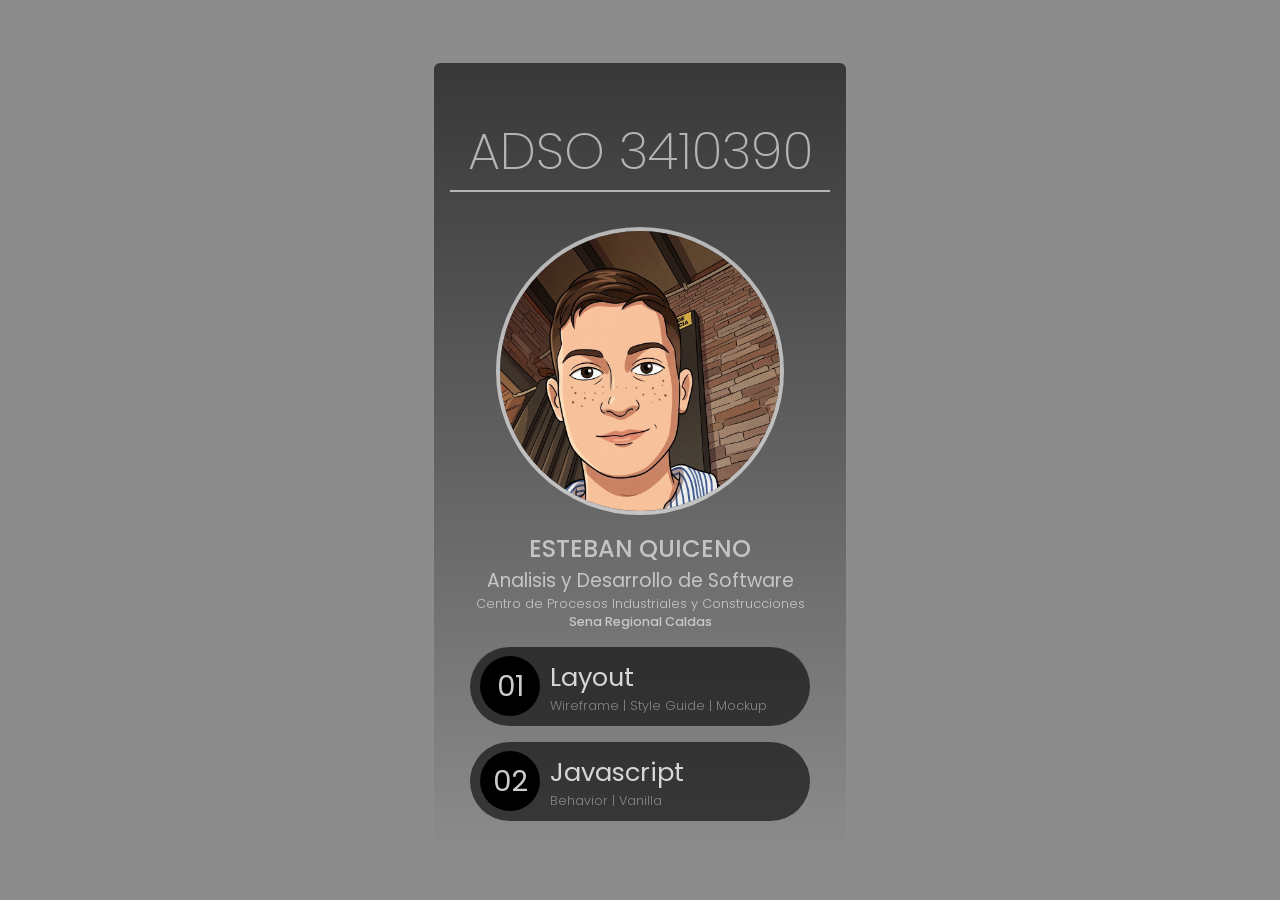
<file: index.html>
<!DOCTYPE html>
<html lang="en">

<head>
    <meta charset="UTF-8">
    <meta name="viewport" content="width=device-width, initial-scale=1.0">
    <title>ADSO 3410390</title>
    <link rel="stylesheet" href="src/css/master.css">
</head>

<body class="mainmenu">
    <video class="bg-video" autoplay muted loop playsinline>
        <source src="src/videos/video.mp4" type="video/mp4">
    </video>
    <main>

        <header>
            <h1>ADSO 3410390</h1>
            <img src="src/imgs/profile.png" alt="My profile">
            <h2>Esteban Quiceno</h2>
            <h3>Analisis y Desarrollo de Software</h3>
            <h4>Centro de Procesos Industriales y Construcciones</h4>
            <h5>Sena Regional Caldas</h5>
        </header>
        <menu>
            <a href="01-layout/index.html">
                <span>01</span>
                <aside>
                    <h3>Layout</h3>
                    <small>Wireframe | Style Guide | Mockup</small>
                </aside>
            </a>
            <a href="02-javascript/index.html">
                <span>02</span>
                <aside>
                    <h3>Javascript</h3>
                    <small>Behavior | Vanilla</small>
                </aside>
            </a>
        </menu>
    </main>
</body>

</html>
</file>
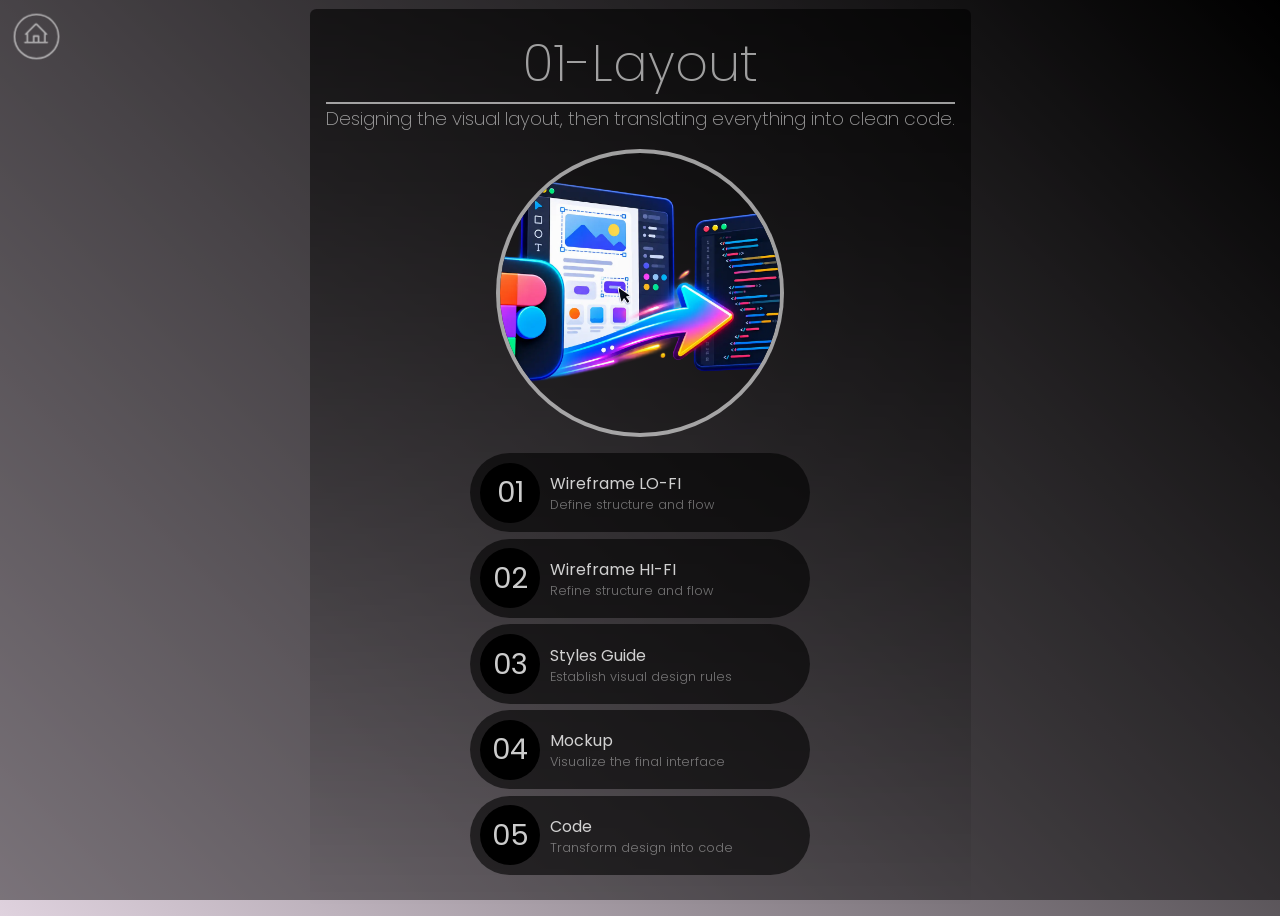
<file: 01-layout/index.html>
<!DOCTYPE html>
<html lang="en">
<head>
    <meta charset="UTF-8">
    <meta name="viewport" content="width=device-width, initial-scale=1.0">
    <title>01-Layout</title>
    <link rel="stylesheet" href="../src/css/master.css">
</head>
<body class="mainmenu layout">
    <video class="bg-video" autoplay muted loop playsinline>
        <source src="../src/videos/video.mp4" type="video/mp4">
    </video>
    <nav class="back">
        <a href="../index.html">
            <svg xmlns="http://www.w3.org/2000/svg" width="32" height="32" fill="#fff" viewBox="0 0 256 256">
                <path d="M240,208H224V136l2.34,2.34A8,8,0,0,0,237.66,127L139.31,28.68a16,16,0,0,0-22.62,0L18.34,127a8,8,0,0,0,11.32,11.31L32,136v72H16a8,8,0,0,0,0,16H240a8,8,0,0,0,0-16ZM48,120l80-80,80,80v88H160V152a8,8,0,0,0-8-8H104a8,8,0,0,0-8,8v56H48Zm96,88H112V160h32Z"></path>
            </svg>
        </a>
    </nav>
    <main>
        <header>
            <h1>01-Layout</h1>
            <h3>Designing the visual layout, then translating everything into clean code.</h3>
            <img src="../src/imgs/layout.webp" alt="Layout">
        </header>
        <menu>
            <a href="01-wireframe/index.html">
                <span>01</span>
                <aside>
                    <h3>Wireframe LO-FI</h3>
                    <small>Define structure and flow</small>
                </aside>
            </a>
            <a href="02-wireframe/index.html">
                <span>02</span>
                <aside>
                    <h3>Wireframe HI-FI</h3>
                    <small>Refine structure and flow</small>
                </aside>
            </a>
            <a href="03-stylesguide/index.html">
                <span>03</span>
                <aside>
                    <h3>Styles Guide</h3>
                    <small>Establish visual design rules</small>
                </aside>
            </a>
            <a href="04-mockup/index.html">
                <span>04</span>
                <aside>
                    <h3>Mockup</h3>
                    <small>Visualize the final interface</small>
                </aside>
            </a>
            <a href="05-code/index.html">
                <span>05</span>
                <aside>
                    <h3>Code</h3>
                    <small>Transform design into code</small>
                </aside>
            </a>
        </menu>
    </main>
</body>
</html>
</file>
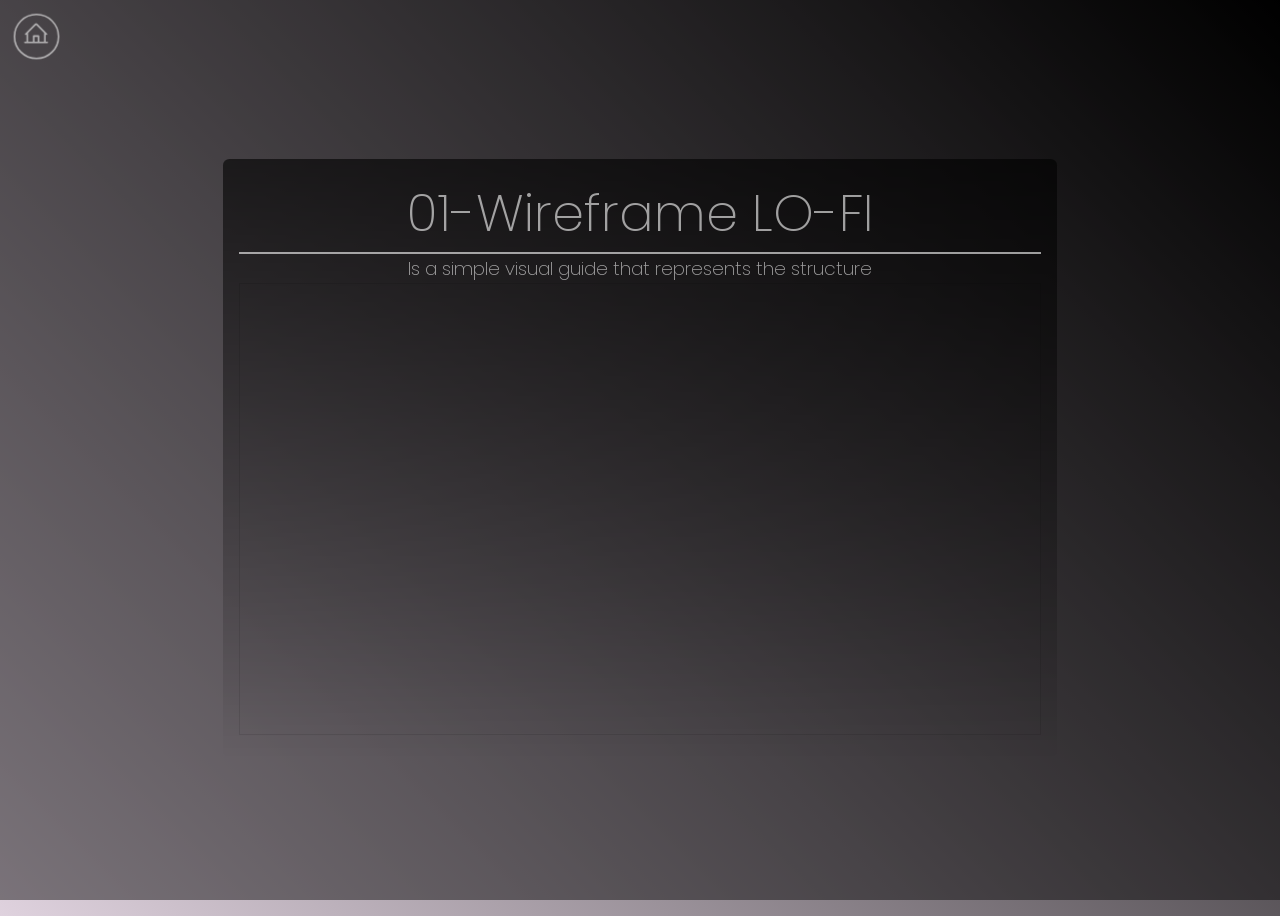
<file: 01-layout/01-wireframe/index.html>
<!DOCTYPE html>
<html lang="en">

<head>
    <meta charset="UTF-8">
    <meta name="viewport" content="width=device-width, initial-scale=1.0">
    <title>01-Layout</title>
    <link rel="stylesheet" href="../../src/css/master.css">
</head>

<body class="mainmenu layout">
    <video class="bg-video" autoplay muted loop playsinline>
        <source src="../../src/videos/video.mp4" type="video/mp4">
    </video>
    <nav class="back">
        <a href="../index.html">
            <svg xmlns="http://www.w3.org/2000/svg" width="32" height="32" fill="#fff" viewBox="0 0 256 256">
                <path
                    d="M240,208H224V136l2.34,2.34A8,8,0,0,0,237.66,127L139.31,28.68a16,16,0,0,0-22.62,0L18.34,127a8,8,0,0,0,11.32,11.31L32,136v72H16a8,8,0,0,0,0,16H240a8,8,0,0,0,0-16ZM48,120l80-80,80,80v88H160V152a8,8,0,0,0-8-8H104a8,8,0,0,0-8,8v56H48Zm96,88H112V160h32Z">
                </path>
            </svg>
        </a>
    </nav>
    <main>
        <header>
            <h1>01-Wireframe LO-FI</h1>
            <h3>Is a simple visual guide that represents the structure</h3>
        </header>
        <section>
            <iframe style="border: 1px solid rgba(0, 0, 0, 0.1);" width="800" height="450"
                src="https://embed.figma.com/design/qG72PyGAEWvcpKawlYJjtK/Untitled?node-id=0-1&embed-host=share"
                allowfullscreen></iframe>
        </section>
    </main>
</body>

</html>
</file>
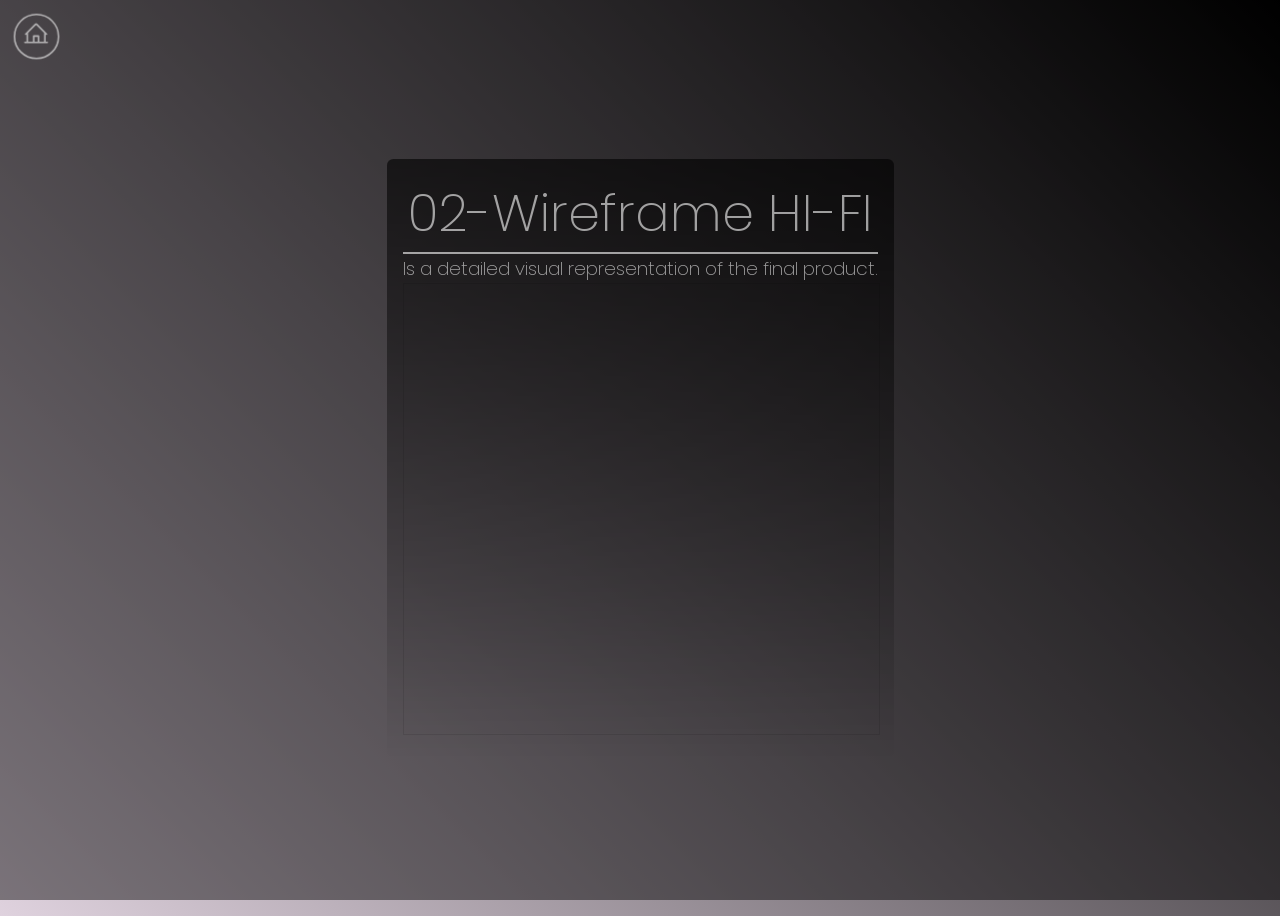
<file: 01-layout/02-wireframe/index.html>
<!DOCTYPE html>
<html lang="en">

<head>
    <meta charset="UTF-8">
    <meta name="viewport" content="width=device-width, initial-scale=1.0">
    <title>02-Wireframe</title>
    <link rel="stylesheet" href="../../src/css/master.css">
</head>

<body class="mainmenu layout">
    <video class="bg-video" autoplay muted loop playsinline>
        <source src="../../src/videos/video.mp4" type="video/mp4">
    </video>
    <nav class="back">
        <a href="../index.html">
            <svg xmlns="http://www.w3.org/2000/svg" width="32" height="32" fill="#fff" viewBox="0 0 256 256">
                <path
                    d="M240,208H224V136l2.34,2.34A8,8,0,0,0,237.66,127L139.31,28.68a16,16,0,0,0-22.62,0L18.34,127a8,8,0,0,0,11.32,11.31L32,136v72H16a8,8,0,0,0,0,16H240a8,8,0,0,0,0-16ZM48,120l80-80,80,80v88H160V152a8,8,0,0,0-8-8H104a8,8,0,0,0-8,8v56H48Zm96,88H112V160h32Z">
                </path>
            </svg>
        </a>
    </nav>
    <main>
        <header>
            <h1>02-Wireframe HI-FI</h1>
            <h3>Is a detailed visual representation of the final product.</h3>
        </header>
        <section>
            <iframe style="border: 1px solid rgba(0, 0, 0, 0.1);" width="100%" height="450" src="https://embed.figma.com/design/qG72PyGAEWvcpKawlYJjtK/Layout?node-id=17-171&embed-host=share" allowfullscreen></iframe>
        </section>
    </main>
</body>

</html>
</file>
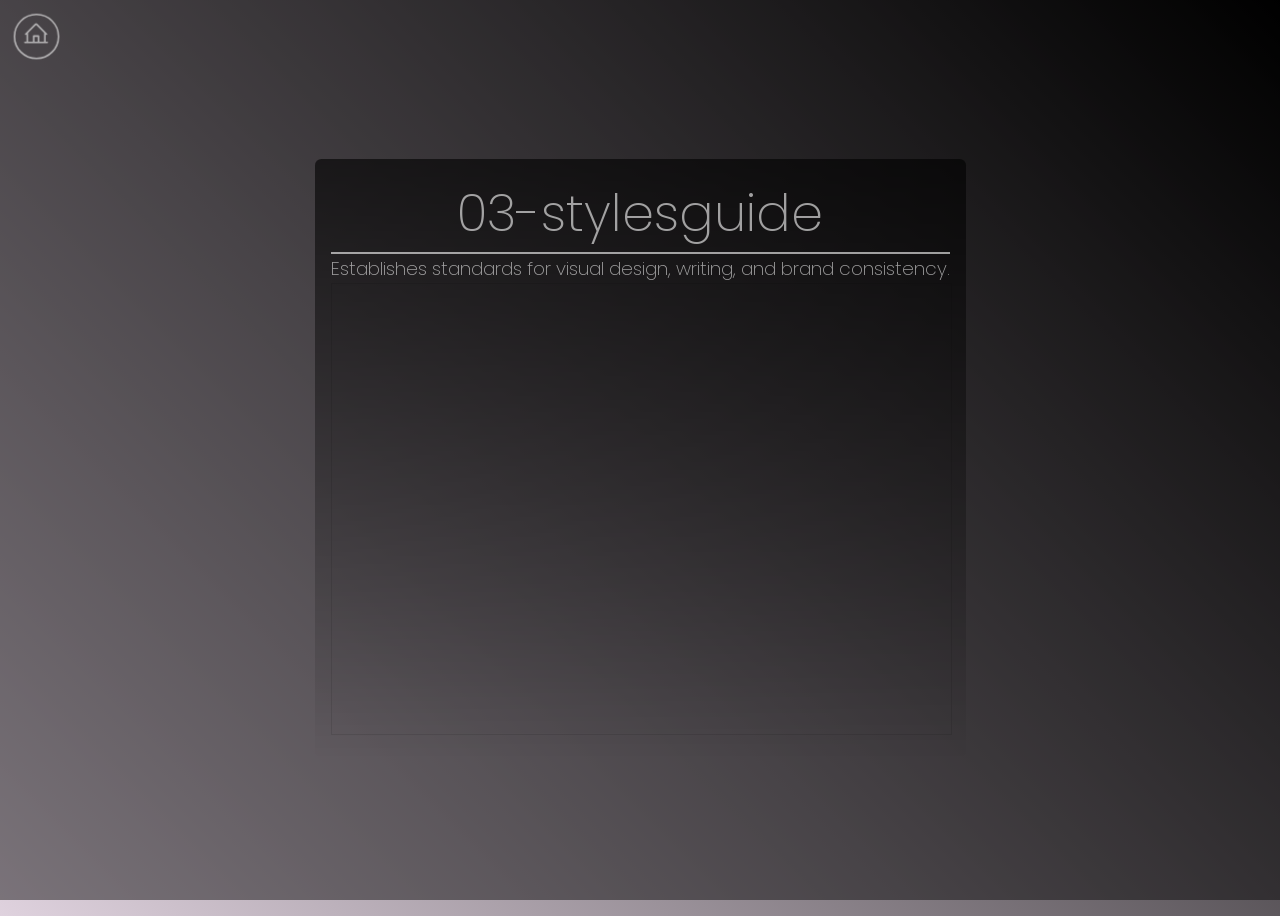
<file: 01-layout/03-stylesguide/index.html>
<!DOCTYPE html>
<html lang="en">

<head>
    <meta charset="UTF-8">
    <meta name="viewport" content="width=device-width, initial-scale=1.0">
    <title>03-stylesguide</title>
    <link rel="stylesheet" href="../../src/css/master.css">
</head>

<body class="mainmenu layout">
    <video class="bg-video" autoplay muted loop playsinline>
        <source src="../../src/videos/video.mp4" type="video/mp4">
    </video>
    <nav class="back">
        <a href="../index.html">
            <svg xmlns="http://www.w3.org/2000/svg" width="32" height="32" fill="#fff" viewBox="0 0 256 256">
                <path
                    d="M240,208H224V136l2.34,2.34A8,8,0,0,0,237.66,127L139.31,28.68a16,16,0,0,0-22.62,0L18.34,127a8,8,0,0,0,11.32,11.31L32,136v72H16a8,8,0,0,0,0,16H240a8,8,0,0,0,0-16ZM48,120l80-80,80,80v88H160V152a8,8,0,0,0-8-8H104a8,8,0,0,0-8,8v56H48Zm96,88H112V160h32Z">
                </path>
            </svg>
        </a>
    </nav>
    <main>
        <header>
            <h1>03-stylesguide</h1>
            <h3>Establishes standards for visual design, writing, and brand consistency.</h3>
        </header>
        <section>
            <iframe style="border: 1px solid rgba(0, 0, 0, 0.1);" width="100%" height="450" src="https://embed.figma.com/design/qG72PyGAEWvcpKawlYJjtK/Layout?node-id=36-147&embed-host=share" allowfullscreen></iframe>
        </section>
    </main>
</body>

</html>
</file>
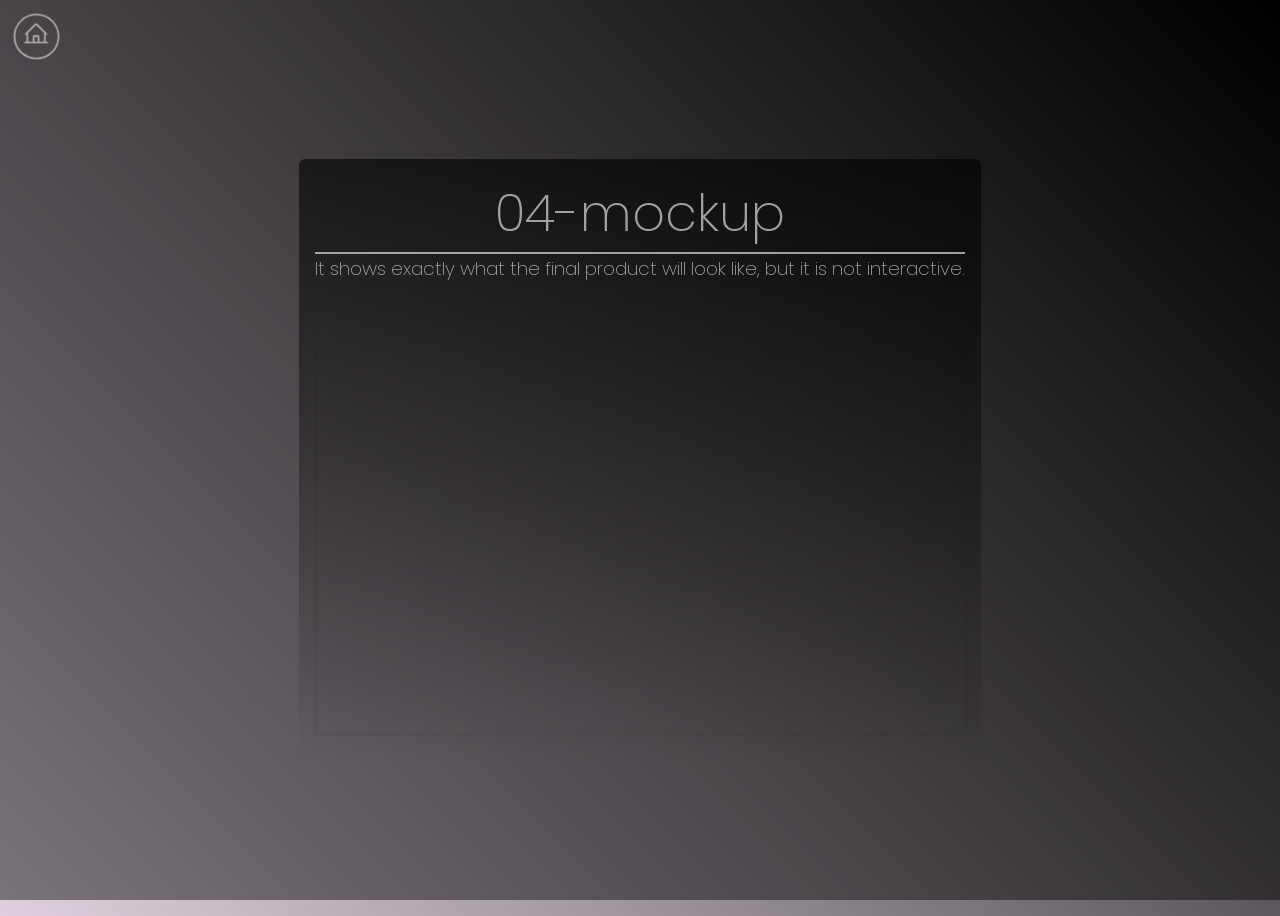
<file: 01-layout/04-mockup/index.html>
<!DOCTYPE html>
<html lang="en">

<head>
    <meta charset="UTF-8">
    <meta name="viewport" content="width=device-width, initial-scale=1.0">
    <title>04-mockup</title>
    <link rel="stylesheet" href="../../src/css/master.css">
</head>

<body class="mainmenu layout">
    <video class="bg-video" autoplay muted loop playsinline>
        <source src="../../src/videos/video.mp4" type="video/mp4">
    </video>
    <nav class="back">
        <a href="../index.html">
            <svg xmlns="http://www.w3.org/2000/svg" width="32" height="32" fill="#fff" viewBox="0 0 256 256">
                <path
                    d="M240,208H224V136l2.34,2.34A8,8,0,0,0,237.66,127L139.31,28.68a16,16,0,0,0-22.62,0L18.34,127a8,8,0,0,0,11.32,11.31L32,136v72H16a8,8,0,0,0,0,16H240a8,8,0,0,0,0-16ZM48,120l80-80,80,80v88H160V152a8,8,0,0,0-8-8H104a8,8,0,0,0-8,8v56H48Zm96,88H112V160h32Z">
                </path>
            </svg>
        </a>
    </nav>
    <main>
        <header>
            <h1>04-mockup</h1>
            <h3>It shows exactly what the final product will look like, but it is not interactive.</h3>
        </header>
        <section>
            <iframe style="border: 1px solid rgba(0, 0, 0, 0.1);" width="100%" height="450" src="https://embed.figma.com/design/qG72PyGAEWvcpKawlYJjtK/Layout?node-id=85-76&embed-host=share" allowfullscreen></iframe>
        </section>
    </main>
</body>

</html>
</file>
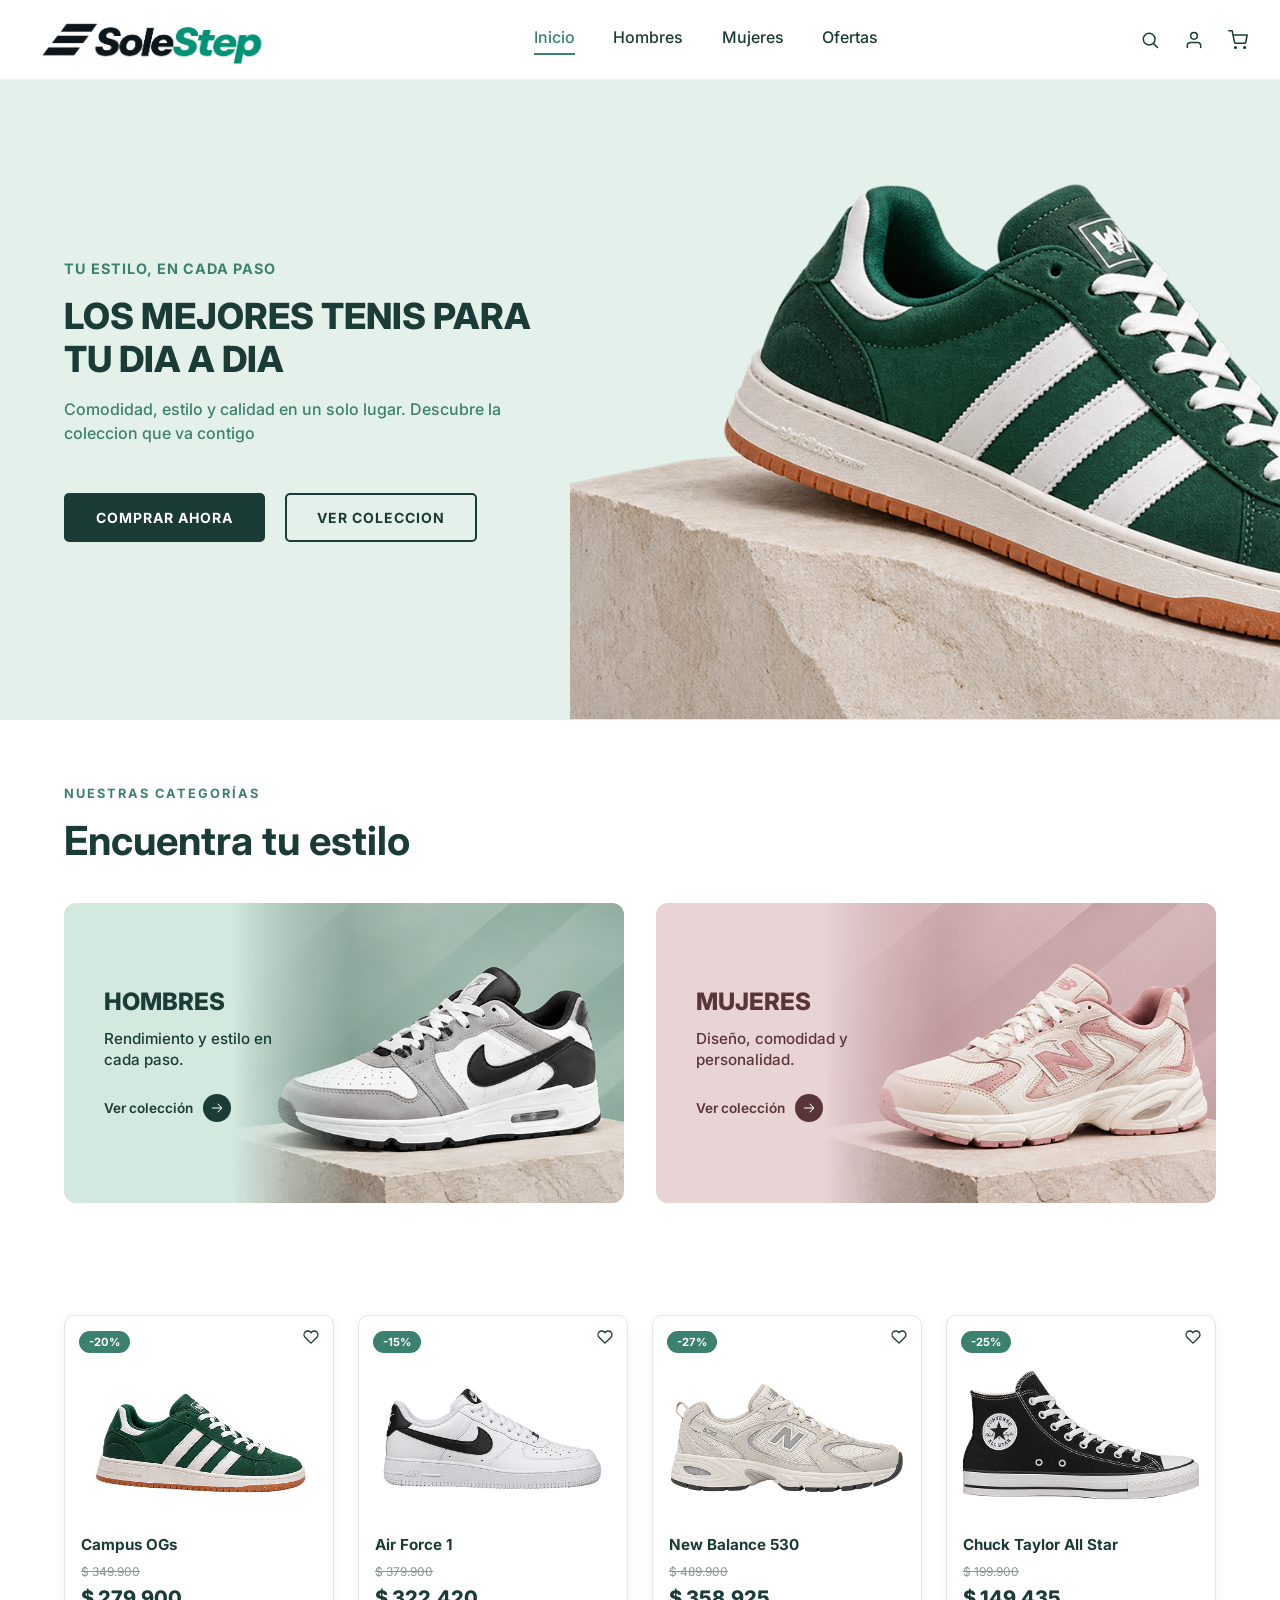
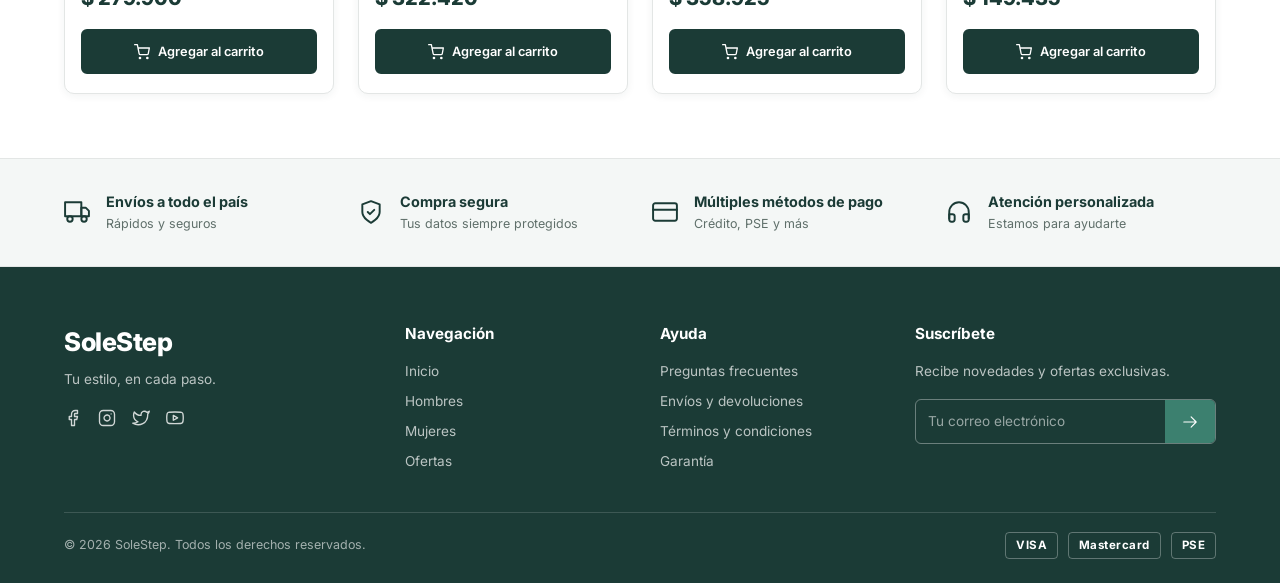
<file: 01-layout/05-code/index.html>
<!DOCTYPE html>
<html lang="es">

<head>
    <meta charset="UTF-8">
    <meta name="viewport" content="width=device-width, initial-scale=1.0">
    <title>SolepStep</title>
    <link rel="stylesheet" href="css/reset.css">
    <link rel="stylesheet" href="css/master.css">
</head>

<body>
    <main>
        <!-- 01- Navbar -->
        <header id="navbar">
            <img class="logo" src="images/logo.png" alt="Logo">
            <nav class="options" id="menu-principal">
                <a href="#about" class="active">Inicio</a>
                <a href="#hombres">Hombres</a>
                <a href="#mujeres">Mujeres</a>
                <a href="#ofertas">Ofertas</a>
            </nav>
            <!-- Iconos de la derecha -->
            <div class="nav-icons">
                <a href="#" aria-label="Buscar"><svg viewBox="0 0 24 24" width="20" height="20" fill="none"
                        stroke="currentColor" stroke-width="1.8" stroke-linecap="round" stroke-linejoin="round"
                        aria-hidden="true">
                        <circle cx="11" cy="11" r="7" />
                        <line x1="21" y1="21" x2="16.65" y2="16.65" />
                    </svg></a>
                <a href="#" aria-label="Mi cuenta"><svg viewBox="0 0 24 24" width="20" height="20" fill="none"
                        stroke="currentColor" stroke-width="1.8" stroke-linecap="round" stroke-linejoin="round"
                        aria-hidden="true">
                        <path d="M20 21v-2a4 4 0 0 0-4-4H8a4 4 0 0 0-4 4v2" />
                        <circle cx="12" cy="7" r="4" />
                    </svg></a>
                <a href="#" aria-label="Carrito"><svg viewBox="0 0 24 24" width="20" height="20" fill="none"
                        stroke="currentColor" stroke-width="1.8" stroke-linecap="round" stroke-linejoin="round"
                        aria-hidden="true">
                        <circle cx="9" cy="21" r="1" />
                        <circle cx="20" cy="21" r="1" />
                        <path d="M1 1h4l2.7 13.4a2 2 0 0 0 2 1.6h9.7a2 2 0 0 0 2-1.6L23 6H6" />
                    </svg></a>
            </div>
            <button id="mburger" type="button" aria-label="Abrir menú" aria-expanded="false"
                aria-controls="menu-principal">
                <span></span><span></span><span></span>
            </button>
        </header>

        <!-- 02- About (Hero) -->
        <section id="about">
            <!-- Contenedor izquierdo para el texto -->
            <div class="about-content">
                <p class="subtitle">
                    TU ESTILO, EN CADA PASO
                </p>
                <p class="title">
                    LOS MEJORES TENIS PARA TU DIA A DIA
                </p>

                <p class="description">
                    Comodidad, estilo y calidad en un solo lugar.
                    Descubre la coleccion que va contigo
                </p>

                <div class="hero-buttons">
                    <a href="#" class="btn btn-primary"> COMPRAR AHORA</a>
                    <a href="#" class="btn btn-secondary"> VER COLECCION</a>
                </div>
            </div>

            <!-- Contenedor derecho para las imágenes -->
            <div class="about-images">
                <img class="logo-full" src="images/logo-full.png" alt="Logo">
            </div>
        </section>

        <!-- 03- Categorías -->
        <section id="categorias">
            <div class="categorias-header">
                <span class="subtitle">NUESTRAS CATEGORÍAS</span>
                <h3>Encuentra tu estilo</h3>
            </div>

            <div class="categorias-grid">
                <!-- Tarjeta Hombres -->
                <article class="categoria-card card-hombres" id="hombres">
                    <div class="card-text">
                        <h4>HOMBRES</h4>
                        <p>Rendimiento y estilo en cada paso.</p>
                        <a href="#" class="ver-coleccion">Ver colección <span class="arrow"><svg
                                    xmlns="http://www.w3.org/2000/svg" width="14" height="14" fill="currentColor"
                                    viewBox="0 0 256 256" aria-hidden="true">
                                    <path
                                        d="M221.66,133.66l-72,72a8,8,0,0,1-11.32-11.32L196.69,136H40a8,8,0,0,1,0-16H196.69L138.34,61.66a8,8,0,0,1,11.32-11.32l72,72A8,8,0,0,1,221.66,133.66Z">
                                    </path>
                                </svg></span></a>
                    </div>
                    <!-- Aquí irá tu imagen de hombre -->
                    <img src="images/tenis-hombre.png" alt="Tenis Hombres" class="card-img">
                </article>

                <!-- Tarjeta Mujeres -->
                <article class="categoria-card card-mujeres" id="mujeres">
                    <div class="card-text">
                        <h4>MUJERES</h4>
                        <p>Diseño, comodidad y personalidad.</p>
                        <a href="#" class="ver-coleccion">Ver colección <span class="arrow"><svg
                                    xmlns="http://www.w3.org/2000/svg" width="14" height="14" fill="currentColor"
                                    viewBox="0 0 256 256" aria-hidden="true">
                                    <path
                                        d="M221.66,133.66l-72,72a8,8,0,0,1-11.32-11.32L196.69,136H40a8,8,0,0,1,0-16H196.69L138.34,61.66a8,8,0,0,1,11.32-11.32l72,72A8,8,0,0,1,221.66,133.66Z">
                                    </path>
                                </svg></span></a>
                    </div>
                    <!-- Aquí irá tu imagen de mujer -->
                    <img src="images/tenis-mujer.png" alt="Tenis Mujeres" class="card-img">
                </article>
            </div>
        </section>

        <!-- 04- Ofertas -->
        <section id="ofertas">
            <h2 class="sr-only">Ofertas</h2>
            <div class="ofertas-grid">
                <article class="producto-card">
                    <span class="badge-descuento">-20%</span>
                    <button class="btn-favorito" type="button" aria-label="Agregar a favoritos"><svg viewBox="0 0 24 24"
                            width="16" height="16" fill="none" stroke="currentColor" stroke-width="2"
                            stroke-linecap="round" stroke-linejoin="round" aria-hidden="true">
                            <path
                                d="M20.8 4.6a5.5 5.5 0 0 0-7.8 0L12 5.7l-1-1.1a5.5 5.5 0 0 0-7.8 7.8l1 1.1L12 21.2l7.8-7.7 1-1.1a5.5 5.5 0 0 0 0-7.8z" />
                        </svg></button>
                    <div class="producto-img">
                        <img src="images/Campus 00s.png" alt="Campus OGs">
                    </div>
                    <h4 class="producto-nombre">Campus OGs</h4>
                    <span class="precio-anterior">$ 349.900</span>
                    <span class="precio-actual">$ 279.900</span>
                    <button class="btn-carrito" type="button"><svg viewBox="0 0 24 24" width="16" height="16"
                            fill="none" stroke="currentColor" stroke-width="2" stroke-linecap="round"
                            stroke-linejoin="round" aria-hidden="true">
                            <circle cx="9" cy="21" r="1" />
                            <circle cx="20" cy="21" r="1" />
                            <path d="M1 1h4l2.7 13.4a2 2 0 0 0 2 1.6h9.7a2 2 0 0 0 2-1.6L23 6H6" />
                        </svg> Agregar al carrito</button>
                </article>

                <article class="producto-card">
                    <span class="badge-descuento">-15%</span>
                    <button class="btn-favorito" type="button" aria-label="Agregar a favoritos"><svg viewBox="0 0 24 24"
                            width="16" height="16" fill="none" stroke="currentColor" stroke-width="2"
                            stroke-linecap="round" stroke-linejoin="round" aria-hidden="true">
                            <path
                                d="M20.8 4.6a5.5 5.5 0 0 0-7.8 0L12 5.7l-1-1.1a5.5 5.5 0 0 0-7.8 7.8l1 1.1L12 21.2l7.8-7.7 1-1.1a5.5 5.5 0 0 0 0-7.8z" />
                        </svg></button>
                    <div class="producto-img">
                        <img src="images/Air Force 1.png" alt="Air Force 1">
                    </div>
                    <h4 class="producto-nombre">Air Force 1</h4>
                    <span class="precio-anterior">$ 379.900</span>
                    <span class="precio-actual">$ 322.420</span>
                    <button class="btn-carrito" type="button"><svg viewBox="0 0 24 24" width="16" height="16"
                            fill="none" stroke="currentColor" stroke-width="2" stroke-linecap="round"
                            stroke-linejoin="round" aria-hidden="true">
                            <circle cx="9" cy="21" r="1" />
                            <circle cx="20" cy="21" r="1" />
                            <path d="M1 1h4l2.7 13.4a2 2 0 0 0 2 1.6h9.7a2 2 0 0 0 2-1.6L23 6H6" />
                        </svg> Agregar al carrito</button>
                </article>

                <article class="producto-card">
                    <span class="badge-descuento">-27%</span>
                    <button class="btn-favorito" type="button" aria-label="Agregar a favoritos"><svg viewBox="0 0 24 24"
                            width="16" height="16" fill="none" stroke="currentColor" stroke-width="2"
                            stroke-linecap="round" stroke-linejoin="round" aria-hidden="true">
                            <path
                                d="M20.8 4.6a5.5 5.5 0 0 0-7.8 0L12 5.7l-1-1.1a5.5 5.5 0 0 0-7.8 7.8l1 1.1L12 21.2l7.8-7.7 1-1.1a5.5 5.5 0 0 0 0-7.8z" />
                        </svg></button>
                    <div class="producto-img">
                        <img src="images/New Balance 530 (2).png" alt="New Balance 530">
                    </div>
                    <h4 class="producto-nombre">New Balance 530</h4>
                    <span class="precio-anterior">$ 489.900</span>
                    <span class="precio-actual">$ 358.925</span>
                    <button class="btn-carrito" type="button"><svg viewBox="0 0 24 24" width="16" height="16"
                            fill="none" stroke="currentColor" stroke-width="2" stroke-linecap="round"
                            stroke-linejoin="round" aria-hidden="true">
                            <circle cx="9" cy="21" r="1" />
                            <circle cx="20" cy="21" r="1" />
                            <path d="M1 1h4l2.7 13.4a2 2 0 0 0 2 1.6h9.7a2 2 0 0 0 2-1.6L23 6H6" />
                        </svg> Agregar al carrito</button>
                </article>

                <article class="producto-card">
                    <span class="badge-descuento">-25%</span>
                    <button class="btn-favorito" type="button" aria-label="Agregar a favoritos"><svg viewBox="0 0 24 24"
                            width="16" height="16" fill="none" stroke="currentColor" stroke-width="2"
                            stroke-linecap="round" stroke-linejoin="round" aria-hidden="true">
                            <path
                                d="M20.8 4.6a5.5 5.5 0 0 0-7.8 0L12 5.7l-1-1.1a5.5 5.5 0 0 0-7.8 7.8l1 1.1L12 21.2l7.8-7.7 1-1.1a5.5 5.5 0 0 0 0-7.8z" />
                        </svg></button>
                    <div class="producto-img">
                        <img src="images/All Star.png" alt="Chuck Taylor All Star">
                    </div>
                    <h4 class="producto-nombre">Chuck Taylor All Star</h4>
                    <span class="precio-anterior">$ 199.900</span>
                    <span class="precio-actual">$ 149.435</span>
                    <button class="btn-carrito" type="button"><svg viewBox="0 0 24 24" width="16" height="16"
                            fill="none" stroke="currentColor" stroke-width="2" stroke-linecap="round"
                            stroke-linejoin="round" aria-hidden="true">
                            <circle cx="9" cy="21" r="1" />
                            <circle cx="20" cy="21" r="1" />
                            <path d="M1 1h4l2.7 13.4a2 2 0 0 0 2 1.6h9.7a2 2 0 0 0 2-1.6L23 6H6" />
                        </svg> Agregar al carrito</button>
                </article>
            </div>
        </section>

        <!-- 05- Beneficios -->
        <section id="beneficios">
            <div class="beneficios-grid">
                <div class="beneficio">
                    <span class="beneficio-icono"><svg viewBox="0 0 24 24" width="26" height="26" fill="none"
                            stroke="currentColor" stroke-width="1.8" stroke-linecap="round" stroke-linejoin="round"
                            aria-hidden="true">
                            <rect x="1" y="3" width="15" height="13" />
                            <polygon points="16 8 20 8 23 11 23 16 16 16 16 8" />
                            <circle cx="5.5" cy="18.5" r="2.5" />
                            <circle cx="18.5" cy="18.5" r="2.5" />
                        </svg></span>
                    <div>
                        <strong>Envíos a todo el país</strong>
                        <span>Rápidos y seguros</span>
                    </div>
                </div>
                <div class="beneficio">
                    <span class="beneficio-icono"><svg viewBox="0 0 24 24" width="26" height="26" fill="none"
                            stroke="currentColor" stroke-width="1.8" stroke-linecap="round" stroke-linejoin="round"
                            aria-hidden="true">
                            <path d="M12 22s8-4 8-10V5l-8-3-8 3v7c0 6 8 10 8 10z" />
                            <polyline points="9 12 11 14 15 10" />
                        </svg></span>
                    <div>
                        <strong>Compra segura</strong>
                        <span>Tus datos siempre protegidos</span>
                    </div>
                </div>
                <div class="beneficio">
                    <span class="beneficio-icono"><svg viewBox="0 0 24 24" width="26" height="26" fill="none"
                            stroke="currentColor" stroke-width="1.8" stroke-linecap="round" stroke-linejoin="round"
                            aria-hidden="true">
                            <rect x="1" y="4" width="22" height="16" rx="2" ry="2" />
                            <line x1="1" y1="10" x2="23" y2="10" />
                        </svg></span>
                    <div>
                        <strong>Múltiples métodos de pago</strong>
                        <span>Crédito, PSE y más</span>
                    </div>
                </div>
                <div class="beneficio">
                    <span class="beneficio-icono"><svg viewBox="0 0 24 24" width="26" height="26" fill="none"
                            stroke="currentColor" stroke-width="1.8" stroke-linecap="round" stroke-linejoin="round"
                            aria-hidden="true">
                            <path d="M3 18v-6a9 9 0 0 1 18 0v6" />
                            <path
                                d="M21 19a2 2 0 0 1-2 2h-1a2 2 0 0 1-2-2v-3a2 2 0 0 1 2-2h3zM3 19a2 2 0 0 0 2 2h1a2 2 0 0 0 2-2v-3a2 2 0 0 0-2-2H3z" />
                        </svg></span>
                    <div>
                        <strong>Atención personalizada</strong>
                        <span>Estamos para ayudarte</span>
                    </div>
                </div>
            </div>
        </section>

        <!-- 06- Footer -->
        <footer id="footer">
            <div class="footer-grid">
                <div class="footer-marca">
                    <span class="footer-logo">SoleStep</span>
                    <p>Tu estilo, en cada paso.</p>
                    <div class="footer-redes">
                        <a href="#" aria-label="Facebook"><svg viewBox="0 0 24 24" width="18" height="18" fill="none"
                                stroke="currentColor" stroke-width="1.8" stroke-linecap="round" stroke-linejoin="round"
                                aria-hidden="true">
                                <path d="M18 2h-3a5 5 0 0 0-5 5v3H7v4h3v8h4v-8h3l1-4h-4V7a1 1 0 0 1 1-1h3z" />
                            </svg></a>
                        <a href="#" aria-label="Instagram"><svg viewBox="0 0 24 24" width="18" height="18" fill="none"
                                stroke="currentColor" stroke-width="1.8" stroke-linecap="round" stroke-linejoin="round"
                                aria-hidden="true">
                                <rect x="2" y="2" width="20" height="20" rx="5" ry="5" />
                                <path d="M16 11.37A4 4 0 1 1 12.63 8 4 4 0 0 1 16 11.37z" />
                                <line x1="17.5" y1="6.5" x2="17.51" y2="6.5" />
                            </svg></a>
                        <a href="#" aria-label="X / Twitter"><svg viewBox="0 0 24 24" width="18" height="18" fill="none"
                                stroke="currentColor" stroke-width="1.8" stroke-linecap="round" stroke-linejoin="round"
                                aria-hidden="true">
                                <path
                                    d="M23 3a10.9 10.9 0 0 1-3.14 1.53 4.48 4.48 0 0 0-7.86 3v1A10.66 10.66 0 0 1 3 4s-4 9 5 13a11.64 11.64 0 0 1-7 2c9 5 20 0 20-11.5a4.5 4.5 0 0 0-.08-.83A7.72 7.72 0 0 0 23 3z" />
                            </svg></a>
                        <a href="#" aria-label="YouTube"><svg viewBox="0 0 24 24" width="18" height="18" fill="none"
                                stroke="currentColor" stroke-width="1.8" stroke-linecap="round" stroke-linejoin="round"
                                aria-hidden="true">
                                <path
                                    d="M22.54 6.42a2.78 2.78 0 0 0-1.94-2C18.88 4 12 4 12 4s-6.88 0-8.6.46a2.78 2.78 0 0 0-1.94 2A29 29 0 0 0 1 11.75a29 29 0 0 0 .46 5.33A2.78 2.78 0 0 0 3.4 19c1.72.46 8.6.46 8.6.46s6.88 0 8.6-.46a2.78 2.78 0 0 0 1.94-2 29 29 0 0 0 .46-5.25 29 29 0 0 0-.46-5.33z" />
                                <polygon points="9.75 15.02 15.5 11.75 9.75 8.48 9.75 15.02" />
                            </svg></a>
                    </div>
                </div>

                <nav class="footer-col" aria-label="Navegación">
                    <h5>Navegación</h5>
                    <a href="#about">Inicio</a>
                    <a href="#hombres">Hombres</a>
                    <a href="#mujeres">Mujeres</a>
                    <a href="#ofertas">Ofertas</a>
                </nav>

                <nav class="footer-col" aria-label="Ayuda">
                    <h5>Ayuda</h5>
                    <a href="#">Preguntas frecuentes</a>
                    <a href="#">Envíos y devoluciones</a>
                    <a href="#">Términos y condiciones</a>
                    <a href="#">Garantía</a>
                </nav>

                <div class="footer-col footer-suscripcion">
                    <h5>Suscríbete</h5>
                    <p>Recibe novedades y ofertas exclusivas.</p>
                    <form class="suscripcion-form" action="#">
                        <input type="email" placeholder="Tu correo electrónico" aria-label="Correo electrónico"
                            required>
                        <button type="submit" aria-label="Suscribirme"><svg xmlns="http://www.w3.org/2000/svg"
                                width="18" height="18" fill="currentColor" viewBox="0 0 256 256" aria-hidden="true">
                                <path
                                    d="M221.66,133.66l-72,72a8,8,0,0,1-11.32-11.32L196.69,136H40a8,8,0,0,1,0-16H196.69L138.34,61.66a8,8,0,0,1,11.32-11.32l72,72A8,8,0,0,1,221.66,133.66Z">
                                </path>
                            </svg></button>
                    </form>
                </div>
            </div>

            <div class="footer-bottom">
                <p>© 2026 SoleStep. Todos los derechos reservados.</p>
                <div class="metodos-pago">
                    <span>VISA</span>
                    <span>Mastercard</span>
                    <span>PSE</span>
                </div>
            </div>
        </footer>
    </main>

    <script src="js/app.js"></script>
</body>

</html>
</file>
<file: src/css/master.css>
/* Google Fonts: Poppins */
@import url('https://fonts.googleapis.com/css2?family=Poppins:ital,wght@0,100;0,200;0,300;0,400;0,500;0,600;0,700;0,800;0,900;1,100;1,200;1,300;1,400;1,500;1,600;1,700;1,800;1,900&display=swap');

/* Video de fondo */
video.bg-video {
    height: 100%;
    left: 0;
    object-fit: cover;
    position: fixed;
    top: 0;
    width: 100%;
    z-index: -2;
}

/* Capa oscura sobre el video para que el texto se lea bien */
body::before {
    background: rgba(0, 0, 0, 0.45);
    content: '';
    inset: 0;
    position: fixed;
    z-index: -1;
}

body {
    align-items: center;
    
    color: #fff9;
    display: flex;
    font-family: Poppins, serif;
    justify-content: center;
    min-height: 100dvh;

    nav.back {
        align-items: center;
        border: 2px solid #fff;
        border-radius: 50%;
        display: flex;
        justify-content: center;
        height: 40px;
        left: 8px;
        opacity: .6;
        padding: 0.4rem;
        position: fixed;
        top: 8px;
        transform: scale(.8);
        transition: all 0.4s ease-in;
        width: 40px;
        &:hover {
            transform: scale(1.1);
            opacity: 1;
        }
    }

    &.mainmenu.layout {
         background: linear-gradient(45deg, rgb(223, 210, 222), black);
         main {
            header {
                h1 {
                    margin: 0;
                }
                h3 {
                    font-weight: 200;
                }
                img {
                    background-color: #0003;
                }
            }
            menu {
                gap: 0.4rem;
                a:is(:link, :visited) {
                    span {
                        background-color: rgb(0, 0, 0);
                    }
                    aside {
                        h3 {
                            font-size: 1rem;
                        }
                    }
                    &:is(:hover) {
                        background-color: rgb(0, 0, 0);
                    }
                }
            }
         }
    }

    main {
        background: linear-gradient(to bottom, #0009, #0000);
        border-radius: 0.4rem;
        min-width: 380px;
        padding: 1rem;
    }
    /* Main Menu */
    &.mainmenu {
        main {
            header {
                h1 {
                    border-bottom: 2px solid #fff9;
                    font-size: 3.2rem;
                    font-weight: 200;
                    text-align: center;
                }
                img {
                    border: 4px solid #fff9;
                    border-radius: 50%;
                    display: flex;
                    height: 280px;
                    margin: 1rem auto;
                    object-fit: cover;
                    
                    width: 280px;
                }
                h2 {
                    font-weight: 500;
                    margin: 0;
                    text-transform: uppercase;
                    text-align: center;
                }
                h3 {
                    font-weight: 400;
                    margin: 0;
                    text-align: center;
                }
                h4 {
                    font-weight: 300;
                    font-size: 0.8rem;
                    margin: 0;
                    text-align: center;
                }
                h5 {
                    font-size: 0.8rem;
                    font-weight: 500;
                    margin: 0;
                    text-align: center;
                }
            }
            menu {
                align-items: center;
                display: flex;
                flex-direction: column;
                gap: 1rem;
                justify-content: center;
                padding: 0;
                a:is(:link, :visited) {
                    align-items: center;
                    background-color: #0009;
                    border-radius: 5rem;
                    color: #fffc;
                    display: flex;
                    padding: 0.6rem;
                    text-decoration:none;
                    transition: all 0.4s ease-in;
                    width: 320px;
                    &:is(:hover) {
                        background-color: rgb(0, 0, 0);
                        transform: scale(1.04) translateX(18px);
                    }
                    span {
                        align-items: center;
                        background-color: rgb(0, 0, 0);
                        border-radius: 50%;
                        display: flex;
                        justify-content: center;
                        font-size: 1.8rem;
                        height: 60px;
                        transition: all 0.4s ease-in;
                        width: 60px;
                    }
                    &:hover span {
                        background-color: #0009;
                    }
                    aside {
                        margin-left: 0.6rem;
                        display: flex;
                        flex-direction: column;
                        justify-content: center;
                        align-items: start;
                        h3 {
                            margin: 0;
                            font-size: 1.6rem;
                            font-weight: 400;
                        }
                        small {
                            color: #fff6;
                            font-size: 0.8rem;
                            font-weight: 300;
                        }
                    }
                }
            }
        }
    }
}
</file>
<file: 01-layout/05-code/css/master.css>
/* Fonts */
@import url('https://fonts.googleapis.com/css2?family=Inter:ital,opsz,wght@0,14..32,100..900;1,14..32,100..900&display=swap');
@import url('https://fonts.googleapis.com/css2?family=Cormorant+Garamond:ital,wght@0,300..700;1,300..700&display=swap');
 
/* Variables */
:root {
    --color-expresso: #ffffff;
    --color-flat: #3c806f;
    --color-cream: #e4f1eb;
    --color-dark-green: #1b3b36;
    --color-dorado: #3c806f;
    --color-negroPrincipal: #ffffff;
    --color-blanco: #ffffff;
    --font-headings: "Cormorant Garamond", serif;
    --font-body: Inter, sans-serif;
    scroll-behavior: smooth;
}
 
body {
    background-color: var(--color-cream);
    color: var(--color-dark-green);
    font-family: var(--font-body);
    margin: 0;
    padding: 0;
}
 
main {
    min-height: 100dvh;
 
    /* 01- Navbar */
    header#navbar {
        align-items: center;
        background-color: var(--color-expresso);
        border-bottom: 1px solid rgba(0, 0, 0, 0.05);
        display: flex;
        left: 0;
        height: 80px;
        justify-content: space-between;
        padding-inline: 2rem;
        position: fixed;
        top: 0;
        width: 100%;
        box-sizing: border-box;
        z-index: 100;
 
        img.logo {
            height: 80px;
        }
 
        nav.options {
            display: flex;
            gap: 2.4rem;
 
            a:is(:link, :visited) {
                font-size: 1rem;
                font-weight: 500;
                text-decoration: none;
                color: var(--color-dark-green);
                transition: transform 0.2s ease-in;
 
                &:not(.active):hover {
                    transform: translateY(-2px);
                }
 
                &.active {
                    border-bottom: 2px solid var(--color-flat);
                    color: var(--color-flat);
                    padding-bottom: 4px;
                }
            }
        }
 
        /* Botón hamburguesa (solo visible en pantallas pequeñas) */
        button#mburger {
            display: none;
            position: relative;
            width: 32px;
            height: 24px;
            padding: 0;
            background: none;
            border: none;
            cursor: pointer;

            &:focus:not(:focus-visible) {
                outline: none;
            }

            span {
                position: absolute;
                left: 0;
                width: 100%;
                height: 3px;
                background: var(--color-dark-green);
                border-radius: 3px;
                transition: top 0.3s ease, transform 0.3s ease, opacity 0.2s ease;

                &:nth-of-type(1) { top: 0; }
                &:nth-of-type(2) { top: 10.5px; }
                &:nth-of-type(3) { top: 21px; }
            }

            &.active span:nth-of-type(1) {
                top: 10.5px;
                transform: rotate(45deg);
            }

            &.active span:nth-of-type(2) {
                opacity: 0;
            }

            &.active span:nth-of-type(3) {
                top: 10.5px;
                transform: rotate(-45deg);
            }
        }

        .nav-icons {
            display: flex;
            align-items: center;
            gap: 1.5rem;
 
            a {
                display: inline-flex;
                color: var(--color-dark-green);
                transition: color 0.2s ease, transform 0.2s ease;
 
                &:hover {
                    color: var(--color-flat);
                    transform: translateY(-2px);
                }
            }
        }
    }
 
    /* 02- About (Hero Section) */
    section#about {
        display: flex;
        align-items: center;
        justify-content: space-between;
        padding: 80px 0 0 5%; /* sin padding derecho: la imagen llega al borde */
        min-height: 80vh;
        box-sizing: border-box;
        gap: 2rem;
        overflow: hidden;
 
        .about-content {
            flex: 1;
            max-width: 500px;
 
            .subtitle {
                color: var(--color-flat);
                font-size: 0.9rem;
                font-weight: 700;
                letter-spacing: 1px;
                text-transform: uppercase;
                margin-bottom: 1rem;
            }
 
            .title {
                color: var(--color-dark-green);
                font-size: 36px;
                line-height: 1.2;
                margin-bottom: 1.5rem;
                font-weight: 800;
                text-transform: uppercase;
            }
 
            .description {
                color: var(--color-flat);
                font-size: 1rem;
                font-weight: 500;
                margin-top: -0.5rem;
                margin-bottom: 3rem;
            }
 
            .hero-buttons {
                display: flex;
                gap: 20px;
                border-radius: 5px;
                font-family: var(--font-body);
                font-weight: 500;
            }
 
            .btn {
                padding: 12px 30px;
                text-decoration: none;
                font-size: 14px;
                font-weight: 700;
                text-transform: uppercase;
                letter-spacing: 1px;
                border: 2px solid transparent;
                transition: all 0.3s ease;
                border-radius: 5px;
            }
 
            .btn-primary {
                background-color: var(--color-dark-green);
                color: var(--color-blanco);
                border-color: var(--color-dark-green);
 
                &:hover {
                    background-color: transparent;
                    color: var(--color-dark-green);
                }
            }
 
            .btn-secondary {
                background-color: transparent;
                color: var(--color-dark-green);
                border-color: var(--color-dark-green);
 
                &:hover {
                    background-color: var(--color-dark-green);
                    color: var(--color-blanco);
                }
            }
        }
 
        .about-images {
            flex: 1.5;
            align-self: stretch; /* ocupa todo el alto del hero */
            display: flex;
            justify-content: flex-end;
            align-items: stretch;
            margin: 0;
 
            img.logo-full {
                display: block;
                width: 100%;
                height: 100%;
                max-width: none;
                object-fit: cover;
                object-position: left center;
                transform: none;
                filter: none;
            }
        }
    }
 
    /* 03- Categorías */
    section#categorias {
        padding: 4rem 5%;
        background-color: #ffffff;
        box-sizing: border-box;
 
        .categorias-header {
            margin-bottom: 2rem;
 
            .subtitle {
                color: var(--color-flat);
                font-size: 0.8rem;
                font-weight: 700;
                letter-spacing: 2px;
                text-transform: uppercase;
                display: block;
                margin-bottom: 0.5rem;
            }
 
            h3 {
                font-family: var(--font-sollids);
                font-size: 2.5rem;
                color: var(--color-dark-green);
                margin: 0;
                font-weight: 700;
            }
        }
 
        .categorias-grid {
            display: grid;
            grid-template-columns: 1fr 1fr;
            gap: 2rem;
        }
 
        .categoria-card {
            position: relative;
            padding: 2rem 2.5rem;
            border-radius: 12px;
            min-height: 300px;
            overflow: hidden;
            display: flex;
            flex-direction: column;
            justify-content: center;
 
            .card-text {
                z-index: 2;
                max-width: 45%;
                position: relative;
 
                h4 {
                    font-size: 1.5rem;
                    font-weight: 800;
                    margin: 0 0 0.5rem 0;
                    text-transform: uppercase;
                }
 
                p {
                    font-size: 0.95rem;
                    margin: 0 0 1.5rem 0;
                    line-height: 1.4;
                    font-weight: 500;
                }
 
                .ver-coleccion {
                    font-size: 0.85rem;
                    text-decoration: none;
                    font-weight: 600;
                    display: inline-flex;
                    align-items: center;
                    gap: 0.6rem;
 
                    /* Círculo con flecha, como en el mockup */
                    .arrow {
                        display: inline-flex;
                        align-items: center;
                        justify-content: center;
                        width: 28px;
                        height: 28px;
                        border-radius: 50%;
                        color: #ffffff;
                        font-size: 0.85rem;
                        transition: transform 0.2s ease;
                    }
 
                    &:hover .arrow {
                        transform: translateX(4px);
                    }
                }
            }
 
            /* La imagen ocupa toda la parte derecha de la tarjeta (sin rotar) */
            .card-img {
                position: absolute;
                top: 0;
                right: 0;
                height: 100%;
                width: auto; /* respeta la proporción real de la imagen */
                max-width: 70%;
                object-fit: cover;
                object-position: center;
                z-index: 1;
                /* difumina el borde izquierdo para que se funda con el color de la tarjeta */
                -webkit-mask-image: linear-gradient(to right, transparent 0%, #000 30%);
                mask-image: linear-gradient(to right, transparent 0%, #000 30%);
            }
 
            /* Colores específicos para cada tarjeta */
            &.card-hombres {
                background-color: #d3e8df;
 
                .card-text h4,
                .card-text p,
                .card-text .ver-coleccion {
                    color: #1b3b36;
                }
 
                .arrow {
                    background-color: #1b3b36;
                }
            }
 
            &.card-mujeres {
                background-color: #e8d3d5;
 
                .card-text h4,
                .card-text p,
                .card-text .ver-coleccion {
                    color: #5a3538;
                }
 
                .arrow {
                    background-color: #5a3538;
                }
            }
        }
    }
 
    /* 04- Ofertas */
    section#ofertas {
        padding: 3rem 5% 4rem;
        background-color: #ffffff;
        box-sizing: border-box;
 
        .sr-only {
            position: absolute;
            width: 1px;
            height: 1px;
            overflow: hidden;
            clip: rect(0 0 0 0);
            white-space: nowrap;
        }
 
        .ofertas-grid {
            display: grid;
            grid-template-columns: repeat(4, 1fr);
            gap: 1.5rem;
        }
 
        .producto-card {
            position: relative;
            display: flex;
            flex-direction: column;
            padding: 1rem 1rem 1.2rem;
            background-color: #ffffff;
            border: 1px solid #e3e6e5;
            border-radius: 10px;
            box-shadow: 0 2px 8px rgba(27, 59, 54, 0.06);
            transition: box-shadow 0.25s ease, transform 0.25s ease;
 
            &:hover {
                box-shadow: 0 8px 20px rgba(27, 59, 54, 0.12);
                transform: translateY(-3px);
            }
 
            .badge-descuento {
                position: absolute;
                top: 0.9rem;
                left: 0.9rem;
                z-index: 2;
                padding: 3px 10px;
                background-color: var(--color-flat);
                color: var(--color-blanco);
                font-size: 0.7rem;
                font-weight: 700;
                border-radius: 999px;
            }
 
            .btn-favorito {
                position: absolute;
                top: 0.8rem;
                right: 0.9rem;
                z-index: 2;
                display: inline-flex;
                padding: 0;
                background: none;
                border: none;
                color: var(--color-dark-green);
                cursor: pointer;
                transition: color 0.2s ease, transform 0.2s ease;
 
                &:hover {
                    color: #c0505a;
                    transform: scale(1.15);
                }
            }
 
            .producto-img {
                display: flex;
                align-items: center;
                justify-content: center;
                height: 170px;
                margin: 1.2rem 0 0.8rem;
 
                img {
                    max-width: 100%;
                    max-height: 100%;
                    object-fit: contain;
                }
            }
 
            .producto-nombre {
                margin: 0 0 0.35rem;
                font-size: 0.95rem;
                font-weight: 700;
                color: var(--color-dark-green);
            }
 
            .precio-anterior {
                font-size: 0.75rem;
                color: #8a9490;
                text-decoration: line-through;
            }
 
            .precio-actual {
                margin: 0.15rem 0 1rem;
                font-size: 1.25rem;
                font-weight: 800;
                color: var(--color-dark-green);
            }
 
            .btn-carrito {
                display: flex;
                align-items: center;
                justify-content: center;
                gap: 0.5rem;
                margin-top: auto;
                padding: 11px 12px;
                background-color: var(--color-dark-green);
                color: var(--color-blanco);
                font-family: var(--font-body);
                font-size: 0.8rem;
                font-weight: 600;
                border: 2px solid var(--color-dark-green);
                border-radius: 6px;
                cursor: pointer;
                transition: background-color 0.25s ease, color 0.25s ease;
 
                &:hover {
                    background-color: transparent;
                    color: var(--color-dark-green);
                }
            }
        }
    }
 
    /* Texto largo original */
    .texto-largo {
        padding: 2rem 5%;
        background-color: white;
        color: #333;
        line-height: 1.6;
    }
 
    /* 05- Beneficios */
    section#beneficios {
        padding: 2rem 5%;
        background-color: #f4f7f6;
        border-top: 1px solid #e3e6e5;
        border-bottom: 1px solid #e3e6e5;
        box-sizing: border-box;
 
        .beneficios-grid {
            display: grid;
            grid-template-columns: repeat(4, 1fr);
            gap: 1.5rem;
        }
 
        .beneficio {
            display: flex;
            align-items: center;
            gap: 1rem;
 
            .beneficio-icono {
                display: inline-flex;
                flex-shrink: 0;
                color: var(--color-dark-green);
            }
 
            strong {
                display: block;
                font-size: 0.9rem;
                font-weight: 700;
                color: var(--color-dark-green);
            }
 
            span:not(.beneficio-icono) {
                display: block;
                margin-top: 2px;
                font-size: 0.78rem;
                color: #5f6f6a;
            }
        }
    }
 
    /* 06- Footer */
    footer#footer {
        padding: 3.5rem 5% 1.5rem;
        background-color: var(--color-dark-green);
        color: var(--color-blanco);
        box-sizing: border-box;
 
        .footer-grid {
            display: grid;
            grid-template-columns: 1.4fr 1fr 1fr 1.4fr;
            gap: 2.5rem;
        }
 
        .footer-logo {
            display: block;
            font-size: 1.6rem;
            font-weight: 800;
            letter-spacing: -0.5px;
        }
 
        .footer-marca p {
            margin: 0.5rem 0 1.2rem;
            font-size: 0.85rem;
            color: rgba(255, 255, 255, 0.7);
        }
 
        .footer-redes {
            display: flex;
            gap: 1rem;
 
            a {
                display: inline-flex;
                color: var(--color-blanco);
                opacity: 0.8;
                transition: opacity 0.2s ease, transform 0.2s ease;
 
                &:hover {
                    opacity: 1;
                    transform: translateY(-2px);
                }
            }
        }
 
        .footer-col {
            display: flex;
            flex-direction: column;
            gap: 0.6rem;
 
            h5 {
                margin: 0 0 0.4rem;
                font-size: 0.95rem;
                font-weight: 700;
            }
 
            a {
                color: rgba(255, 255, 255, 0.7);
                font-size: 0.85rem;
                text-decoration: none;
                transition: color 0.2s ease;
 
                &:hover {
                    color: var(--color-blanco);
                }
            }
 
            p {
                margin: 0;
                font-size: 0.85rem;
                color: rgba(255, 255, 255, 0.7);
            }
        }
 
        .suscripcion-form {
            display: flex;
            margin-top: 0.5rem;
            border: 1px solid rgba(255, 255, 255, 0.35);
            border-radius: 6px;
            overflow: hidden;
 
            input {
                flex: 1;
                min-width: 0;
                padding: 11px 12px;
                background: transparent;
                border: none;
                color: var(--color-blanco);
                font-family: var(--font-body);
                font-size: 0.85rem;
                outline: none;
 
                &::placeholder {
                    color: rgba(255, 255, 255, 0.55);
                }
            }
 
            button {
                display: inline-flex;
                align-items: center;
                justify-content: center;
                padding: 0 16px;
                background-color: var(--color-flat);
                border: none;
                color: var(--color-blanco);
                font-size: 1rem;
                cursor: pointer;
                transition: background-color 0.2s ease;
 
                &:hover {
                    background-color: #4a9a85;
                }
            }
        }
 
        .footer-bottom {
            display: flex;
            align-items: center;
            justify-content: space-between;
            flex-wrap: wrap;
            gap: 1rem;
            margin-top: 2.5rem;
            padding-top: 1.2rem;
            border-top: 1px solid rgba(255, 255, 255, 0.15);
 
            p {
                margin: 0;
                font-size: 0.78rem;
                color: rgba(255, 255, 255, 0.6);
            }
 
            .metodos-pago {
                display: flex;
                gap: 0.6rem;
 
                span {
                    padding: 4px 10px;
                    border: 1px solid rgba(255, 255, 255, 0.3);
                    border-radius: 4px;
                    font-size: 0.72rem;
                    font-weight: 700;
                    letter-spacing: 0.5px;
                }
            }
        }
    }
 
}

/* Breakpoint: 960px - menú hamburguesa */
@media (max-width: 960px) {
    main header#navbar {
        gap: 1.2rem;
        padding-inline: 1rem;

        nav.options {
            display: none;
            position: absolute;
            top: 100%;
            left: 0;
            right: 0;
            flex-direction: column;
            gap: 0;
            padding: 0.5rem 0;
            background-color: var(--color-expresso);
            border-bottom: 1px solid rgba(0, 0, 0, 0.08);
            box-shadow: 0 8px 16px rgba(27, 59, 54, 0.08);

            &.open {
                display: flex;
            }

            a:is(:link, :visited) {
                display: block;
                padding: 0.9rem 1.5rem;

                &.active {
                    border-bottom: none;
                    padding-bottom: 0.9rem;
                }
            }
        }

        .nav-icons {
            margin-left: auto;
        }

        button#mburger {
            display: block;
        }
    }
}
</file>
